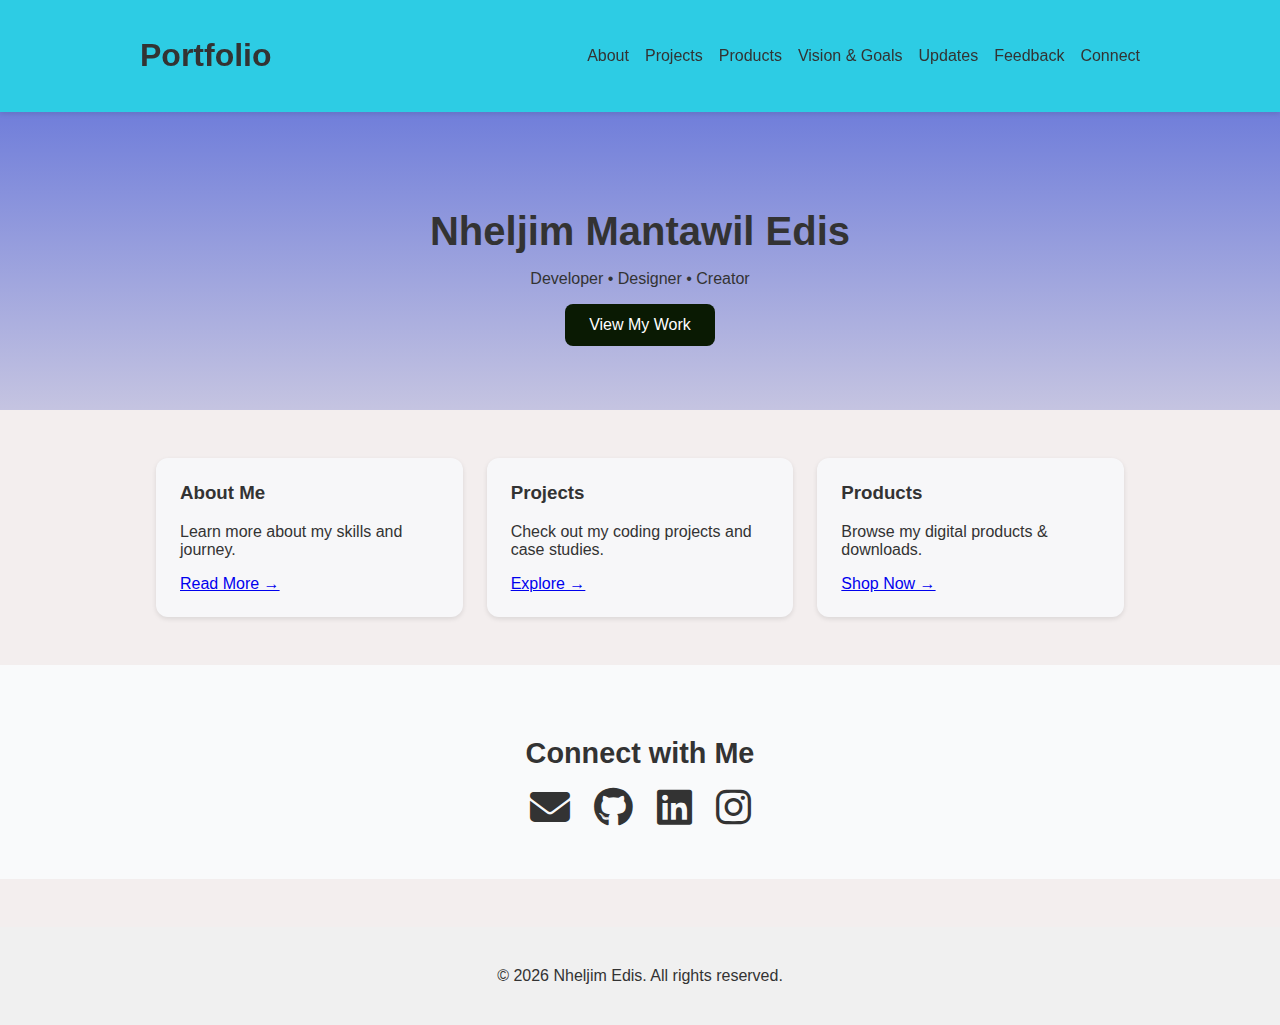
<file: index.html>
<!DOCTYPE html>
<html lang="en">
<head>
  <meta charset="UTF-8">
  <meta name="viewport" content="width=device-width, initial-scale=1.0">
  <title>My Website</title>
  <link rel="stylesheet" href="https://cdnjs.cloudflare.com/ajax/libs/font-awesome/6.4.0/css/all.min.css">
  <link rel="stylesheet" href="style.css">
</head>
<body>
  <header class="header">
    <nav class="nav">
      <h1 class="logo">Portfolio</h1>
      <div class="hamburger">
        <span></span>
        <span></span>
        <span></span>
      </div>
      <ul class="nav-links">
        <li><a href="about.html">About</a></li>
        <li><a href="projects.html">Projects</a></li>
        <li><a href="products.html">Products</a></li>
        <li><a href="vision.html">Vision & Goals</a></li>
        <li><a href="updates.html">Updates</a></li>
        <li><a href="feedback.html">Feedback</a></li>
        <li><a href="connect.html">Connect</a></li>
      </ul>
    </nav>
    <div class="overlay" onclick="toggleMenu()"></div>
  </header>

  <section class="hero">
    <h2>Nheljim Mantawil Edis</h2>
    <p>Developer • Designer • Creator</p>
    <a href="projects.html" class="btn">View My Work</a>
  </section>

  <section class="quick-sections">
    <div class="card">
      <h3>About Me</h3>
      <p>Learn more about my skills and journey.</p>
      <a href="about.html">Read More →</a>
    </div>
    <div class="card">
      <h3>Projects</h3>
      <p>Check out my coding projects and case studies.</p>
      <a href="projects.html">Explore →</a>
    </div>
    <div class="card">
      <h3>Products</h3>
      <p>Browse my digital products & downloads.</p>
      <a href="products.html">Shop Now →</a>
    </div>
  </section>

    <!-- Connect Section -->
  <section class="connect-home">
    <h2>Connect with Me</h2>
    <div class="connect-icons">
      <a href="mailto:edisheljim21@gmail.com.com" title="Email"><i class="fas fa-envelope"></i></a>
      <a href="https://github.com/nheljim21" target="_blank" title="GitHub"><i class="fab fa-github"></i></a>
      <a href="https://linkedin.com/in/nheljim-edis-42075721b/" target="_blank" title="LinkedIn"><i class="fab fa-linkedin"></i></a>
      <a href="https://www.instagram.com/nheljim_/" target="_blank" title="Instagram"><i class="fab fa-instagram"></i></a>
    </div>
  </section>


  <footer class="footer">
    <p>© <span id="year"></span> Nheljim Edis. All rights reserved.</p>
  </footer>

  <script src="script.js"></script>
</body>
</html>
</file>
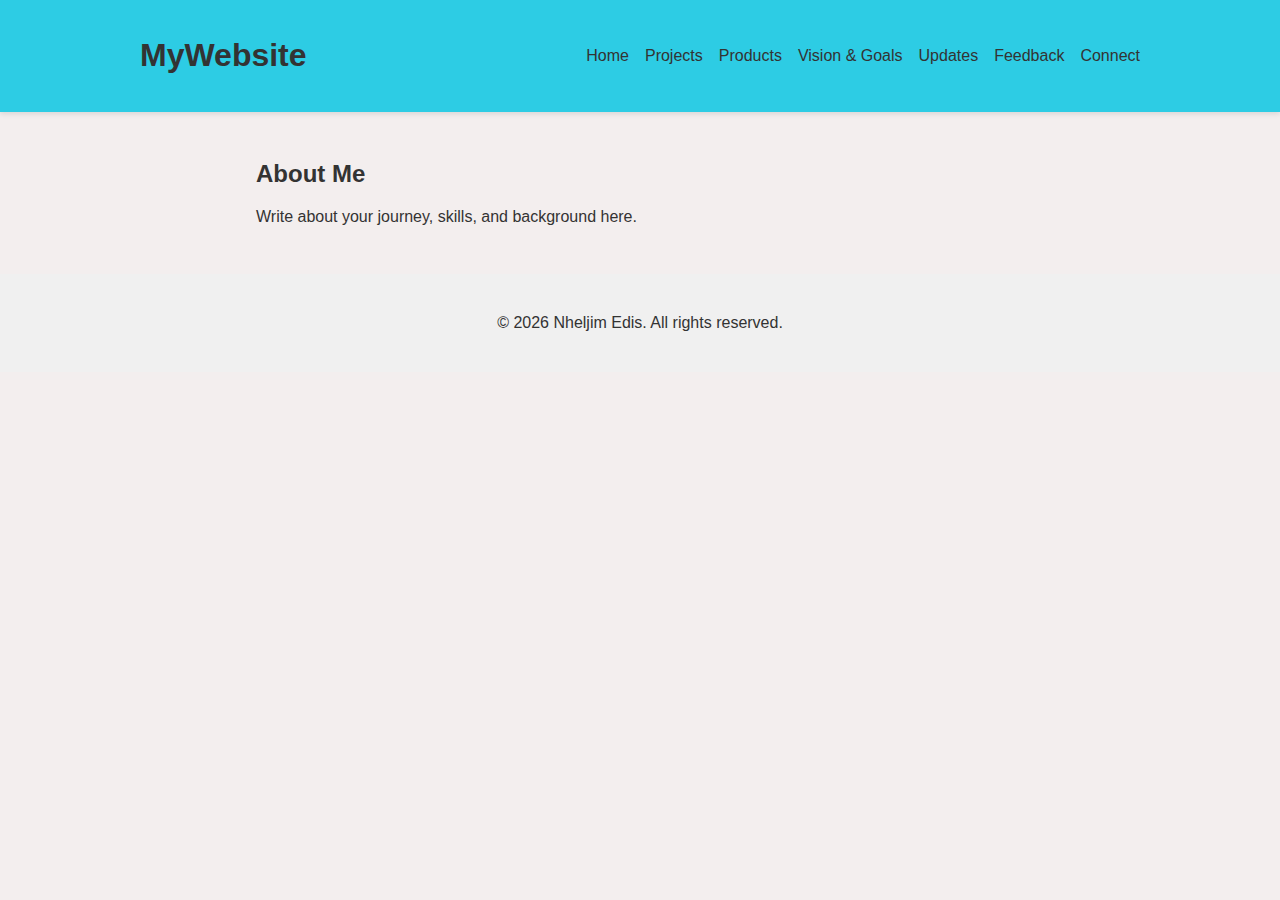
<file: about.html>
<!DOCTYPE html>
<html lang="en">
<head>
  <meta charset="UTF-8">
  <meta name="viewport" content="width=device-width, initial-scale=1.0">
  <title>About Me</title>
  <link rel="stylesheet" href="style.css">
</head>
<body>
  <header class="header">
    <nav class="nav">
      <h1 class="logo">MyWebsite</h1>
      <ul class="nav-links">
        <li><a href="index.html">Home</a></li>
        <li><a href="projects.html">Projects</a></li>
        <li><a href="products.html">Products</a></li>
        <li><a href="vision.html">Vision & Goals</a></li>
        <li><a href="updates.html">Updates</a></li>
        <li><a href="feedback.html">Feedback</a></li>
        <li><a href="connect.html">Connect</a></li>
      </ul>
    </nav>
  </header>

  <main class="page">
    <h2>About Me</h2>
    <p>Write about your journey, skills, and background here.</p>
  </main>

  <footer class="footer">
    <p>© <span id="year"></span> Nheljim Edis. All rights reserved.</p>
  </footer>
  <script src="script.js"></script>
</body>
</html>
</file>
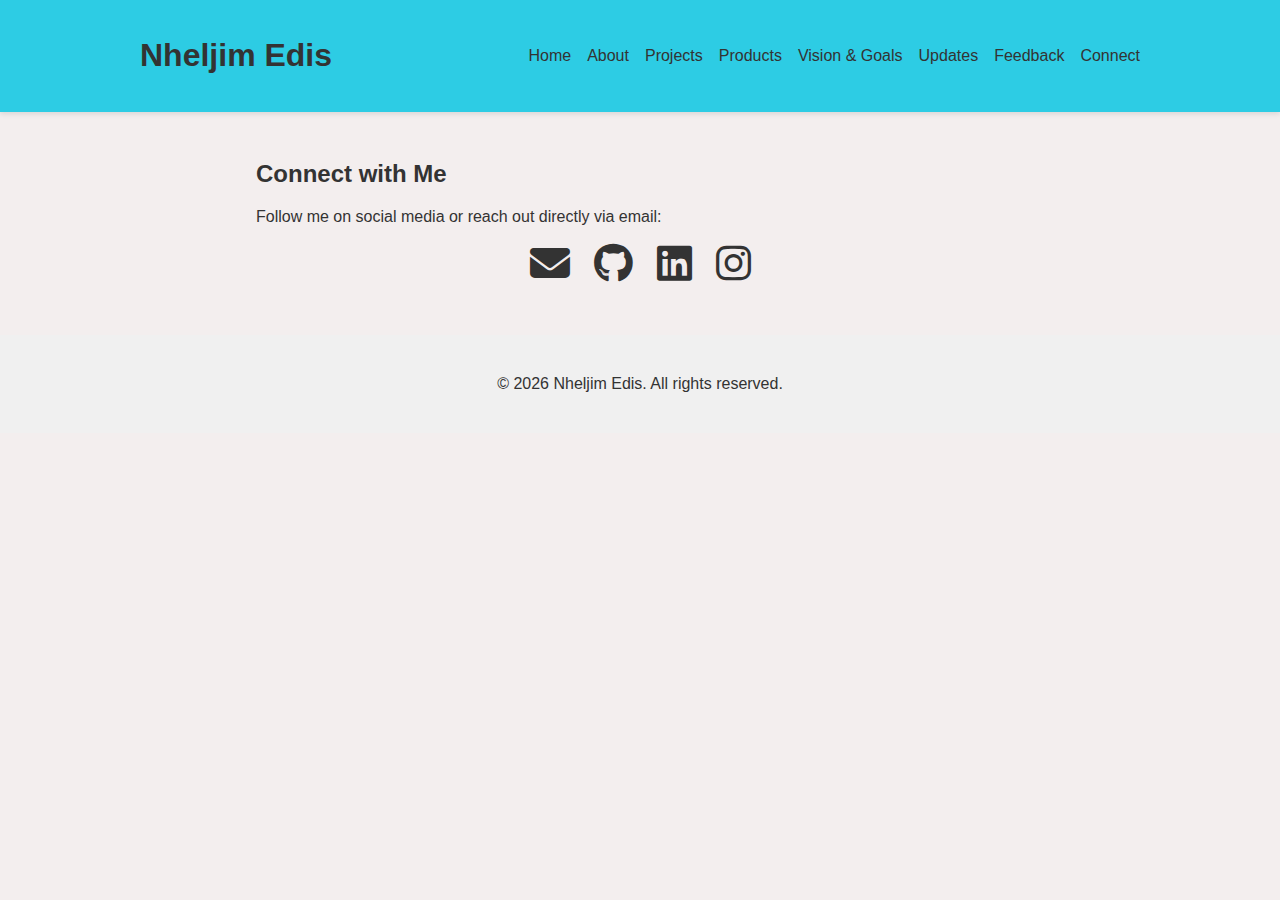
<file: connect.html>
<!DOCTYPE html>
<html lang="en">
<head>
  <meta charset="UTF-8">
  <meta name="viewport" content="width=device-width, initial-scale=1.0">
  <title>Connect</title>
  <link rel="stylesheet" href="https://cdnjs.cloudflare.com/ajax/libs/font-awesome/6.4.0/css/all.min.css">
  <link rel="stylesheet" href="style.css">
</head>
<body>
  <header class="header">
    <nav class="nav">
      <h1 class="logo">Nheljim Edis</h1>
      <ul class="nav-links">
        <li><a href="index.html">Home</a></li>
        <li><a href="about.html">About</a></li>
        <li><a href="projects.html">Projects</a></li>
        <li><a href="products.html">Products</a></li>
        <li><a href="vision.html">Vision & Goals</a></li>
        <li><a href="updates.html">Updates</a></li>
        <li><a href="feedback.html">Feedback</a></li>
        <li><a href="connect.html">Connect</a></li>
      </ul>
    </nav>
  </header>

  <main class="page">
    <h2>Connect with Me</h2>
    <p>Follow me on social media or reach out directly via email:</p>

    <div class="connect-icons">
      <a href="mailto:edisnheljim21@gmail.com.com" title="Email"><i class="fas fa-envelope"></i></a>
      <a href="https://github.com/nheljim21" target="_blank" title="GitHub"><i class="fab fa-github"></i></a>
      <a href="https://linkedin.com/in/nheljim-edis-42075721b/" target="_blank" title="LinkedIn"><i class="fab fa-linkedin"></i></a>
      <a href="https://www.instagram.com/nheljim_/" target="_blank" title="Instagram"><i class="fab fa-instagram"></i></a>
    </div>
  </main>
  
  <footer class="footer">
    <p>© <span id="year"></span> Nheljim Edis. All rights reserved.</p>
  </footer>
  <script src="script.js"></script>
</body>
</html>
</file>
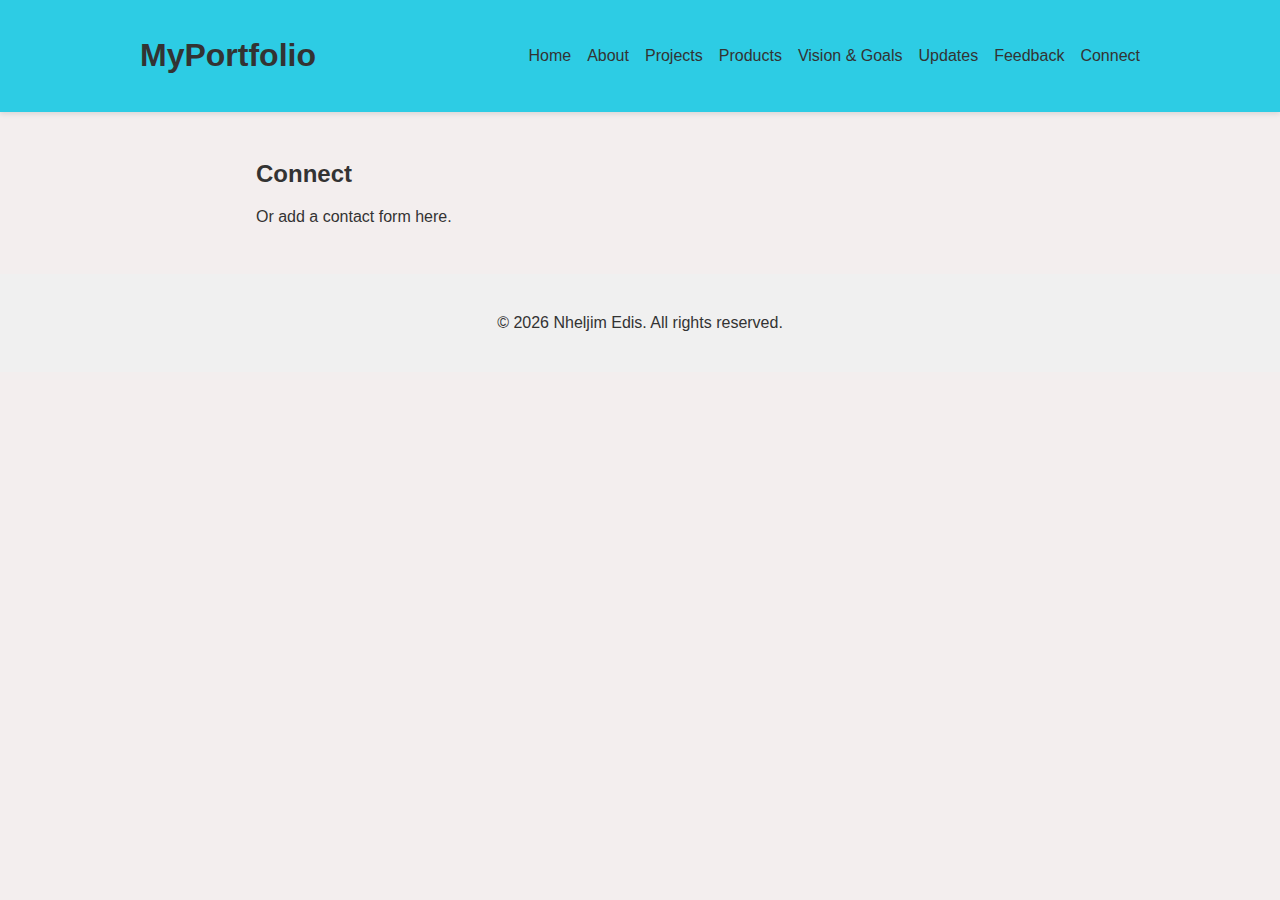
<file: contact.html>
<!DOCTYPE html>
<html lang="en">
<head>
  <meta charset="UTF-8">
  <meta name="viewport" content="width=device-width, initial-scale=1.0">
  <title>Connect</title>
  <link rel="stylesheet" href="style.css">
</head>
<body>
  <header class="header">
    <nav class="nav">
      <h1 class="logo">MyPortfolio</h1>
      <ul class="nav-links">
        <li><a href="index.html">Home</a></li>
        <li><a href="about.html">About</a></li>
        <li><a href="projects.html">Projects</a></li>
        <li><a href="products.html">Products</a></li>
        <li><a href="vision.html">Vision & Goals</a></li>
        <li><a href="updates.html">Updates</a></li>
        <li><a href="feedback.html">Feedback</a></li>
        <li><a href="connect.html">Connect</a></li>
      </ul>
    </nav>
  </header>

  <main class="page">
    <h2>Connect</h2>
    <p><a href="mailto:edisnheljim21@gmail.com" class="email" title="Email"><i class="fas fa-envelope"></i></a></p>
    <p>Or add a contact form here.</p>
  </main>

  <footer class="footer">
    <p>© <span id="year"></span> Nheljim Edis. All rights reserved.</p>
  </footer>
  <script src="script.js"></script>
</body>
</html>
</file>
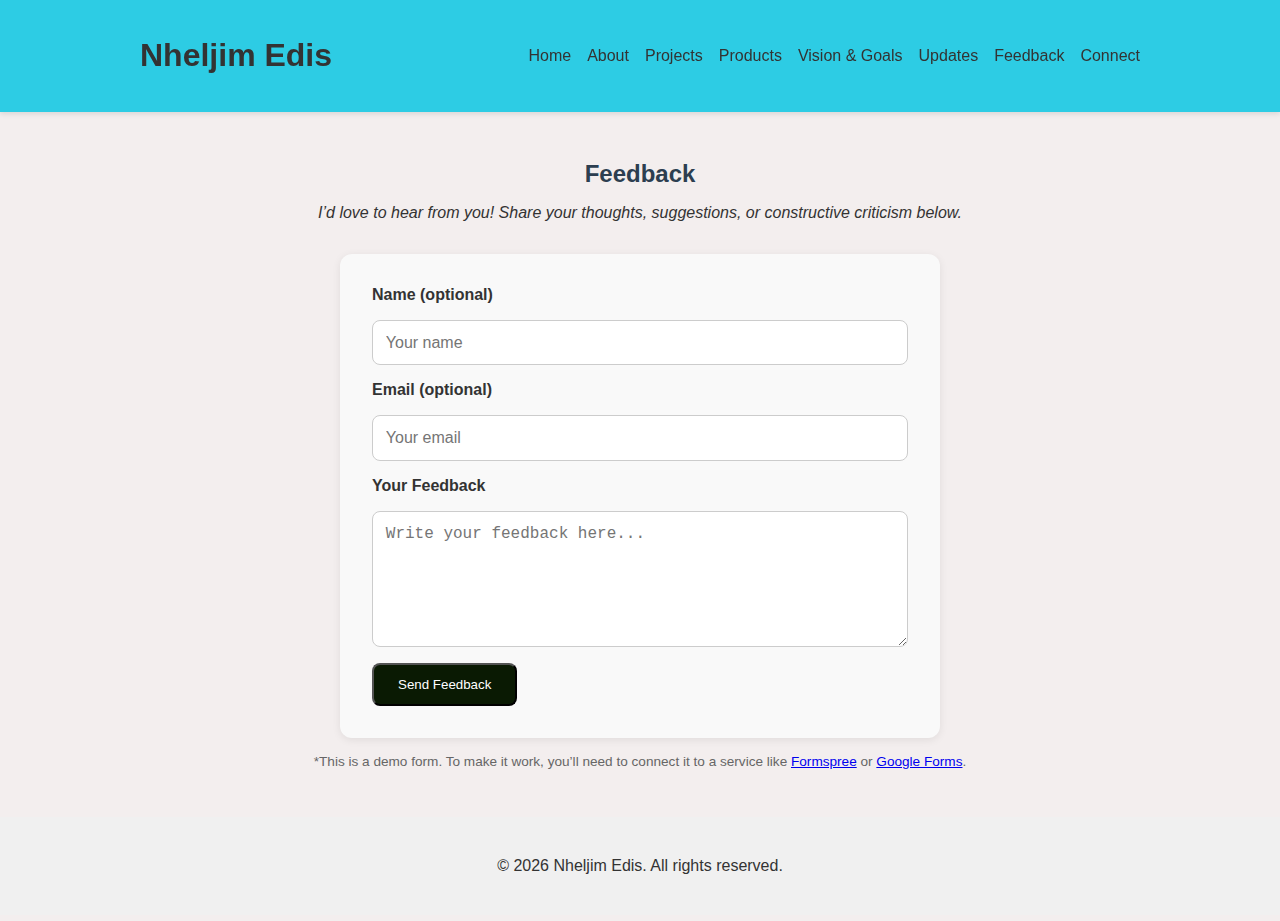
<file: feedback.html>
<!DOCTYPE html>
<html lang="en">
<head>
  <meta charset="UTF-8">
  <meta name="viewport" content="width=device-width, initial-scale=1.0">
  <title>Feedback</title>
  <link rel="stylesheet" href="style.css">
</head>
<body>
  <header class="header">
    <nav class="nav">
      <h1 class="logo">Nheljim Edis</h1>
      <div class="hamburger" onclick="toggleMenu()">☰</div>
      <ul class="nav-links">
        <li><a href="index.html">Home</a></li>
        <li><a href="about.html">About</a></li>
        <li><a href="projects.html">Projects</a></li>
        <li><a href="products.html">Products</a></li>
        <li><a href="vision.html">Vision & Goals</a></li>
        <li><a href="updates.html">Updates</a></li>
        <li><a href="feedback.html">Feedback</a></li>
        <li><a href="connect.html">Connect</a></li>
      </ul>
    </nav>
  </header>

  <main class="page feedback-page">
    <h2>Feedback</h2>
    <p class="intro">I’d love to hear from you! Share your thoughts, suggestions, or constructive criticism below.</p>

    <form class="feedback-form">
      <label for="name">Name (optional)</label>
      <input type="text" id="name" name="name" placeholder="Your name">

      <label for="email">Email (optional)</label>
      <input type="email" id="email" name="email" placeholder="Your email">

      <label for="message">Your Feedback</label>
      <textarea id="message" name="message" rows="6" placeholder="Write your feedback here..." required></textarea>

      <button type="submit" class="btn">Send Feedback</button>
    </form>

    <p class="note">*This is a demo form. To make it work, you’ll need to connect it to a service like <a href="https://formspree.io/" target="_blank">Formspree</a> or <a href="https://forms.google.com/" target="_blank">Google Forms</a>.</p>
  </main>

  <footer class="footer">
    <p>© <span id="year"></span> Nheljim Edis. All rights reserved.</p>
  </footer>
  <script src="script.js"></script>
</body>
</html>
</file>
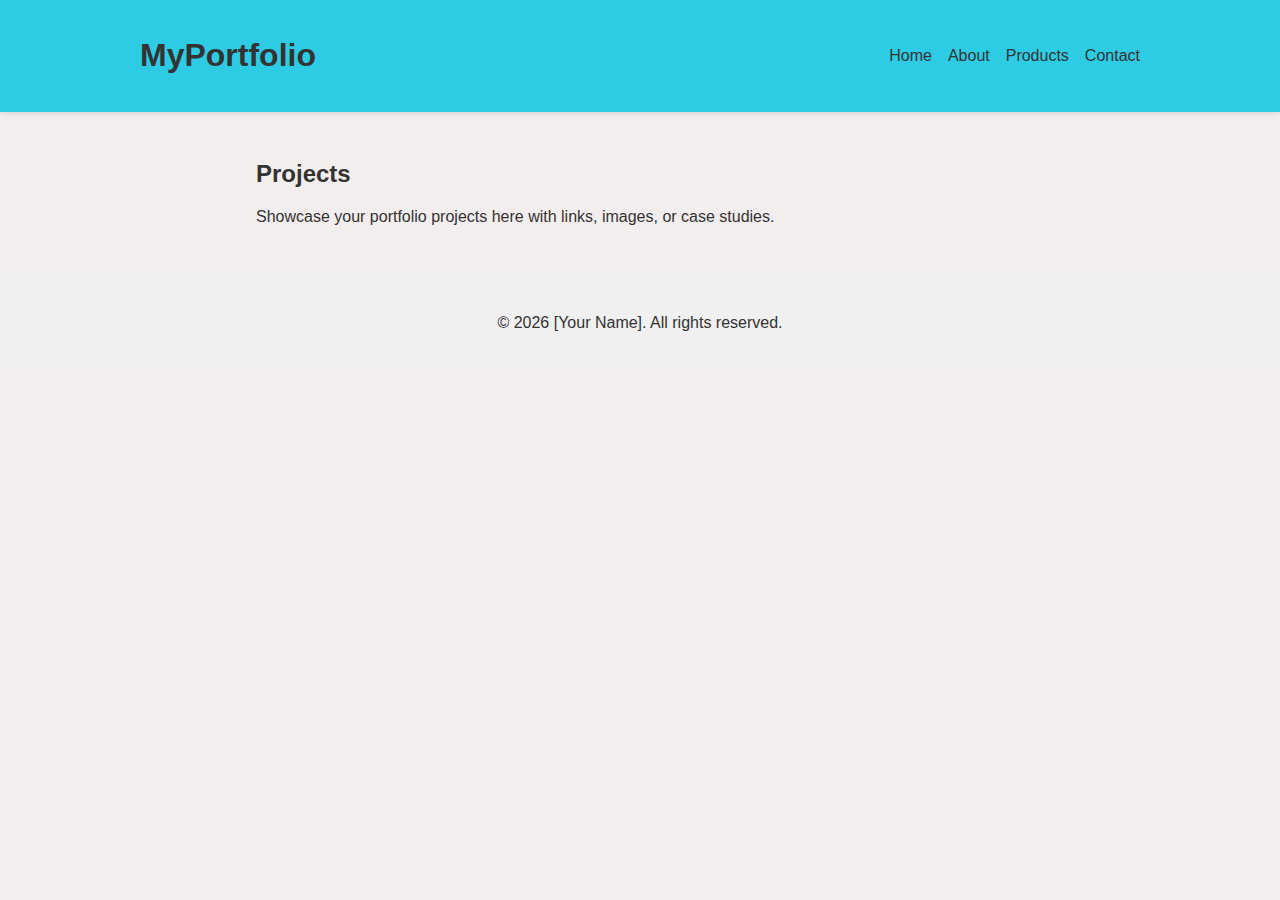
<file: projects.html>
<!DOCTYPE html>
<html lang="en">
<head>
  <meta charset="UTF-8">
  <meta name="viewport" content="width=device-width, initial-scale=1.0">
  <title>Projects</title>
  <link rel="stylesheet" href="style.css">
</head>
<body>
  <header class="header">
    <nav class="nav">
      <h1 class="logo">MyPortfolio</h1>
      <ul class="nav-links">
        <li><a href="index.html">Home</a></li>
        <li><a href="about.html">About</a></li>
        <li><a href="products.html">Products</a></li>
        <li><a href="contact.html">Contact</a></li>
      </ul>
    </nav>
  </header>

  <main class="page">
    <h2>Projects</h2>
    <p>Showcase your portfolio projects here with links, images, or case studies.</p>
  </main>

  <footer class="footer">
    <p>© <span id="year"></span> [Your Name]. All rights reserved.</p>
  </footer>
  <script src="script.js"></script>
</body>
</html>
</file>
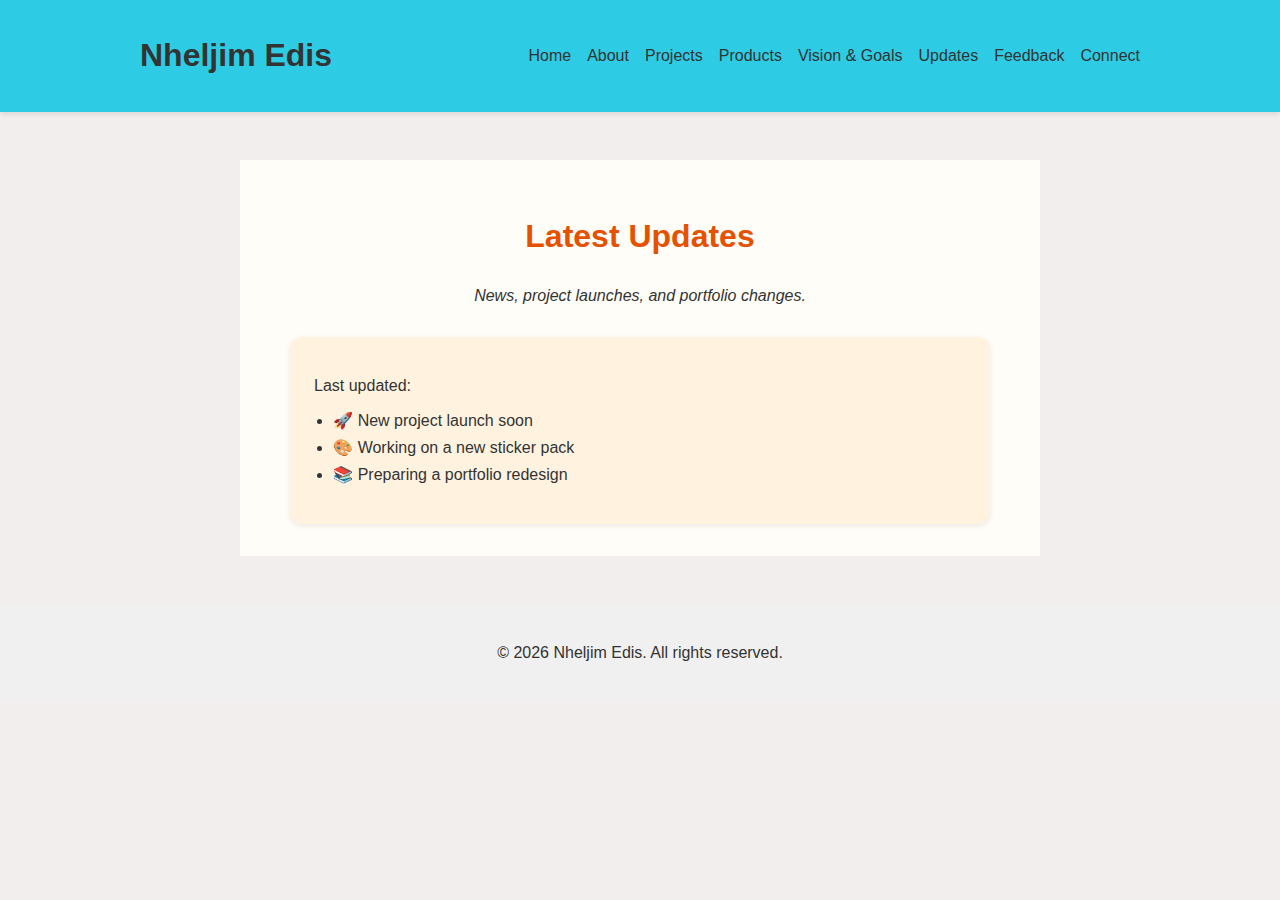
<file: updates.html>
<!DOCTYPE html>
<html lang="en">
<head>
  <meta charset="UTF-8">
  <meta name="viewport" content="width=device-width, initial-scale=1.0">
  <title>Updates</title>
  <link rel="stylesheet" href="style.css">
</head>
<body>
  <header class="header">
    <nav class="nav">
      <h1 class="logo">Nheljim Edis</h1>
      <div class="hamburger" onclick="toggleMenu()">☰</div>
      <ul class="nav-links">
        <li><a href="index.html">Home</a></li>
        <li><a href="about.html">About</a></li>
        <li><a href="projects.html">Projects</a></li>
        <li><a href="products.html">Products</a></li>
        <li><a href="vision.html">Vision & Goals</a></li>
        <li><a href="updates.html">Updates</a></li>
        <li><a href="feedback.html">Feedback</a></li>
        <li><a href="connect.html">Connect</a></li>
      </ul>
    </nav>
  </header>

  <main class="page updates-page">
    <h2>Latest Updates</h2>
    <p class="intro">News, project launches, and portfolio changes.</p>

    <section class="update-list">
      <p>Last updated: <span id="update-date"></span></p>
      <ul>
        <li>🚀 New project launch soon</li>
        <li>🎨 Working on a new sticker pack</li>
        <li>📚 Preparing a portfolio redesign</li>
      </ul>
    </section>
  </main>

  <footer class="footer">
    <p>© <span id="year"></span> Nheljim Edis. All rights reserved.</p>
  </footer>
  <script src="script.js"></script>
</body>
</html>
</file>
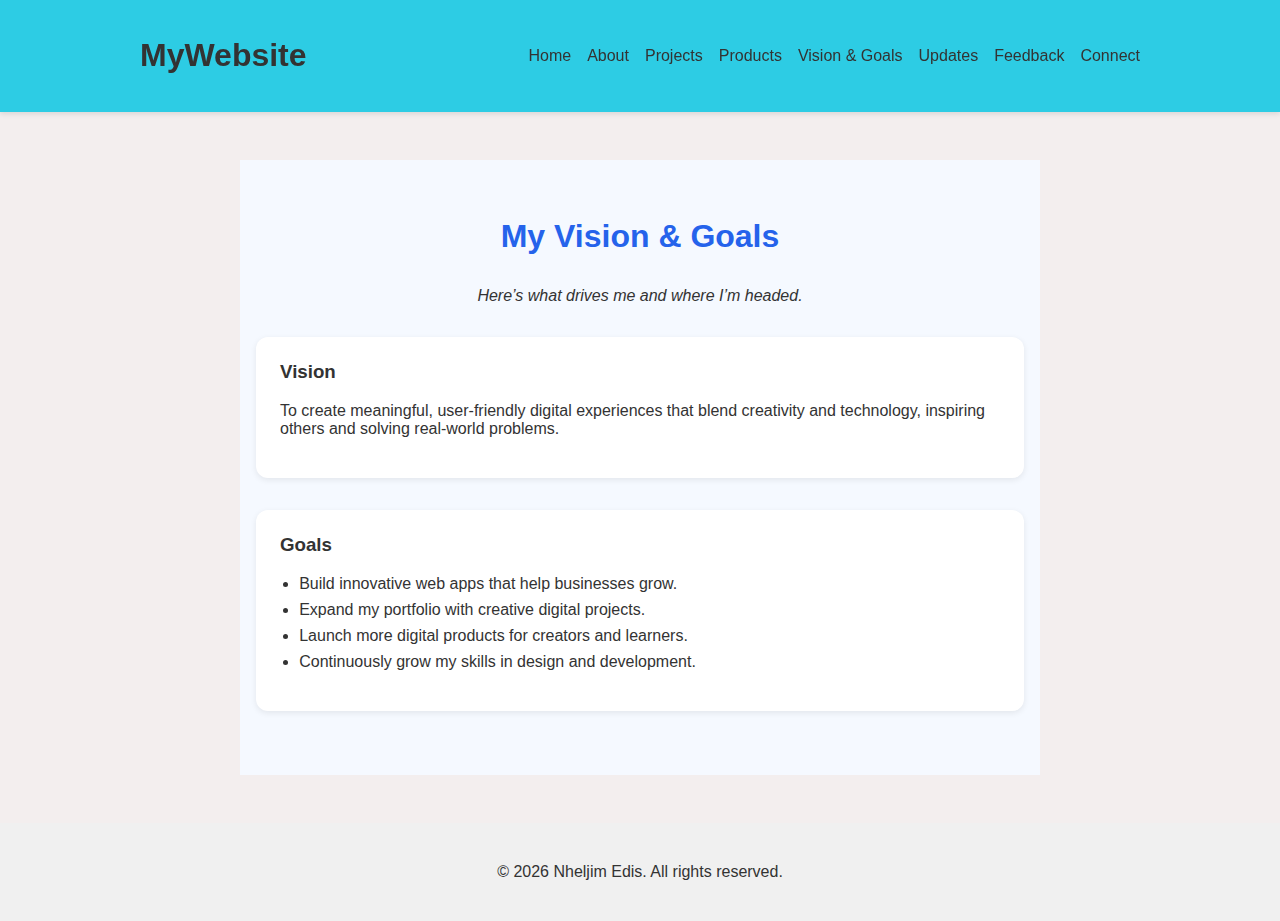
<file: vision.html>
<!DOCTYPE html>
<html lang="en">
<head>
  <meta charset="UTF-8">
  <meta name="viewport" content="width=device-width, initial-scale=1.0">
  <title>Vision & Goals</title>
  <link rel="stylesheet" href="style.css">
</head>
<body>
  <header class="header">
    <nav class="nav">
      <h1 class="logo">MyWebsite</h1>
      <ul class="nav-links">
        <li><a href="index.html">Home</a></li>
        <li><a href="about.html">About</a></li>
        <li><a href="projects.html">Projects</a></li>
        <li><a href="products.html">Products</a></li>
        <li><a href="vision.html">Vision & Goals</a></li>
        <li><a href="updates.html">Updates</a></li>
        <li><a href="feedback.html">Feedback</a></li>
        <li><a href="connect.html">Connect</a></li>
      </ul>
    </nav>
  </header>

  <main class="page vision-page">
    <h2>My Vision & Goals</h2>
    <p class="intro">Here’s what drives me and where I’m headed.</p>

    <section class="vision-section">
      <h3>Vision</h3>
      <p>To create meaningful, user-friendly digital experiences that blend creativity and technology, inspiring others and solving real-world problems.</p>
    </section>

    <section class="vision-section">
      <h3>Goals</h3>
      <ul>
        <li>Build innovative web apps that help businesses grow.</li>
        <li>Expand my portfolio with creative digital projects.</li>
        <li>Launch more digital products for creators and learners.</li>
        <li>Continuously grow my skills in design and development.</li>
      </ul>
    </section>
  </main>

  <footer class="footer">
    <p>© <span id="year"></span> Nheljim Edis. All rights reserved.</p>
  </footer>
  <script src="script.js"></script>
</body>
</html>
</file>
<file: style.css>
/* ============================
   1. GLOBAL RESET & BASE
   ============================ */
* {
  box-sizing: border-box; /* predictable sizing */
}
body {
  font-family: Arial, sans-serif;
  margin: 0;
  padding: 0;
  background: #f3eeee;
  color: #333;
  overflow-x: hidden; /* prevent horizontal scroll */
}

/* ============================
   2. HEADER & NAVIGATION
   ============================ */
.header {
  background: #2dcce4;
  padding: 1rem;
  box-shadow: 0 2px 5px rgba(0,0,0,0.1);
  position: sticky;
  top: 0;
  z-index: 1200;
}
.nav {
  max-width: 1000px;
  margin: auto;
  display: flex;
  justify-content: space-between;
  align-items: center;
}
.nav-links {
  list-style: none;
  display: flex;
  gap: 1rem;
  margin: 0;
  padding: 0;
}
.nav-links a {
  text-decoration: none;
  color: #333;
  font-weight: normal;
}
.nav-links li a:hover {
  color: #0077ff;
}
/* Hamburger container */
.hamburger {
  width: 32px;
  height: 24px;
  position: relative;
  display: none; /* hidden by default */
  cursor: pointer;
  z-index: 1300;
}
.hamburger span {
  position: absolute;
  left: 0;
  right: 0;
  height: 3px;
  background: #030303;
  border-radius: 2px;
  transition: transform 0.25s ease, top 0.25s ease, opacity 0.2s ease;
  transform-origin: center;
}
.hamburger span:nth-child(1) { top: 4px; }
.hamburger span:nth-child(2) { top: 49%; transform: translateY(-45%); }
.hamburger span:nth-child(3) { bottom: 3.7px; }

/* Active → becomes an X */
.hamburger.active span:nth-child(1) {
  top: 50%;
  transform: translateY(-50%) rotate(45deg);
}
.hamburger.active span:nth-child(2) {
  opacity: 0;
}
.hamburger.active span:nth-child(3) {
  top: 50%;
  bottom: auto;
  transform: translateY(-50%) rotate(-45deg);
}

/* ============================
   3. HERO + QUICK SECTIONS
   ============================ */
.hero {
  text-align: center;
  padding: 4rem 1rem;
  background: linear-gradient(#707eda, #c5c4e1);
}
.hero h2 {
  font-size: 2.5rem;
  margin-bottom: 1rem;
}
.btn {
  display: inline-block;
  padding: 0.75rem 1.5rem;
  background: #0a1a03;
  color: #fff;
  border-radius: 8px;
  text-decoration: none;
}
.quick-sections {
  display: grid;
  gap: 1.5rem;
  max-width: 1000px;
  margin: 3rem auto;
  padding: 0 1rem;
  grid-template-columns: repeat(auto-fit, minmax(250px, 1fr));
}
.card {
  background: #f7f7f9;
  padding: 1.5rem;
  border-radius: 12px;
  box-shadow: 0 2px 5px rgba(0,0,0,0.1);
}
.card h3 { margin-top: 0; }

/* ============================
   4. FOOTER
   ============================ */
.footer {
  text-align: center;
  padding: 1.5rem;
  background: #f0f0f0;
  margin-top: 3rem;
}
.page {
  max-width: 800px;
  margin: 3rem auto;
  padding: 0 1rem;
}

/* ============================
   5. PAGE-SPECIFIC STYLES
   ============================ */

/* ============================
   ABOUT PAGE
   ============================ */
.about-page {
  background: #f9f9f9;
  padding: 2rem 1rem;
}
.about-page h2 {
  text-align: center;
  margin-bottom: 2rem;
  font-size: 2rem;
  color: #2563eb;
}
.about-page .intro {
  text-align: center;
  font-style: italic;
  margin-bottom: 2rem;
}
.about-section {
  background: #fff;
  padding: 1.5rem;
  border-radius: 12px;
  box-shadow: 0 2px 6px rgba(0,0,0,0.08);
  margin-bottom: 2rem;
}
.about-section h3 { margin-top: 0; color: #333; }
.about-section p { margin-bottom: 1rem; }

/* ============================
   PROJECTS PAGE
   ============================ */
.projects-page {
  background: #f0f4f8;
  padding: 2rem 1rem;
}
.projects-page h2 {
  text-align: center;
  margin-bottom: 2rem;
  font-size: 2rem;
  color: #2563eb;
}
.project-grid {
  display: grid;
  grid-template-columns: repeat(auto-fit, minmax(250px, 1fr));
  gap: 1.5rem;
  max-width: 1000px;
  margin: auto;
  padding: 0 1rem;
}
.project-card {
  background: #fff;
  padding: 1.5rem;
  border-radius: 12px;
  box-shadow: 0 2px 5px rgba(0,0,0,0.1);
  text-align: center;
}
.project-card h3 { margin-top: 0; color: #333; }
.project-card p { margin-bottom: 1rem; }

/* ============================
   PRODUCTS PAGE
   ============================ */
.products-page {
  background: #f9f9f9;
  padding: 2rem 1rem;
}
.products-page h2 {
  text-align: center;
  margin-bottom: 2rem;
  font-size: 2rem;
  color: #2563eb;
}
.product-grid {
  display: grid;
  grid-template-columns: repeat(auto-fit, minmax(200px, 1fr));
  gap: 1.5rem;
  max-width: 1000px;
  margin: auto;
  padding: 0 1rem;
}
.product-card {
  background: #fff;
  padding: 1rem;
  border-radius: 12px;
  box-shadow: 0 2px 5px rgba(0,0,0,0.1);
  text-align: center;
}
.product-card img {
  max-width: 100%;
  border-radius: 8px;
  margin-bottom: 0.5rem;
}
.product-card a {
  display: inline-block;
  margin-top: 0.5rem;
  color: #2563eb;
  text-decoration: none;
  font-weight: bold;
}
.product-card a:hover { 
   text-decoration: underline; 
}
.preview-img1 {
  max-width: 100%;
  height: auto;
}

/* Updates Page */
.updates-page {
  background: #fffdf7;
  padding: 2rem 1rem;
}
.updates-page h2 {
  text-align: center;
  margin-bottom: 2rem;
  font-size: 2rem;
  color: #e65100;
}
.updates-page .intro {
  text-align: center;
  font-style: italic;
  margin-bottom: 2rem;
}
.update-list {
  background: #fff3e0;
  padding: 1.5rem;
  border-radius: 12px;
  box-shadow: 0 2px 6px rgba(0,0,0,0.08);
  max-width: 700px;
  margin: auto;
}
.update-list ul { padding-left: 1.2rem; }
.update-list li { margin-bottom: 0.5rem; }

/* Feedback Page */
.feedback-page h2 {
  text-align: center;
  margin-bottom: 1rem;
  color: #2c3e50;
}
.feedback-page .intro {
  text-align: center;
  margin-bottom: 2rem;
  font-style: italic;
}
.feedback-form {
  max-width: 600px;
  margin: auto;
  display: flex;
  flex-direction: column;
  gap: 1rem;
  background: #f9f9f9;
  padding: 2rem;
  border-radius: 12px;
  box-shadow: 0 2px 8px rgba(0,0,0,0.08);
}
.feedback-form label { font-weight: bold; }
.feedback-form input,
.feedback-form textarea {
  padding: 0.8rem;
  border: 1px solid #ccc;
  border-radius: 8px;
  font-size: 1rem;
  width: 100%;
}
.feedback-form button {
  align-self: flex-start;
}
.feedback-page .note {
  margin-top: 1rem;
  font-size: 0.85rem;
  color: #666;
  text-align: center;
}

/* Vision Page */
.vision-page {
  background: #f5f9ff;
  padding: 2rem 1rem;
}
.vision-page h2 {
  text-align: center;
  margin-bottom: 2rem;
  font-size: 2rem;
  color: #2563eb;
}
.vision-page .intro {
  text-align: center;
  font-style: italic;
  margin-bottom: 2rem;
}
.vision-section {
  background: #fff;
  padding: 1.5rem;
  border-radius: 12px;
  box-shadow: 0 2px 6px rgba(0,0,0,0.08);
  margin-bottom: 2rem;
}
.vision-section h3 { margin-top: 0; color: #333; }
.vision-section ul { padding-left: 1.2rem; }
.vision-section li { margin-bottom: 0.5rem; }
.updates { background: #e3f2fd; }

/* Connect Page */
.connect-page {
  text-align: center;
  padding: 2rem 1rem;
}
.connect-home {
  text-align: center;
  padding: 3rem 1rem;
  background: #f9fafb;
}
.connect-home h2 {
  font-size: 1.8rem;
  margin-bottom: 1rem;
}
.connect-icons {
  display: flex;
  justify-content: center;
  align-items: center;
  gap: 1.5rem;
  margin-top: 1rem;
}
.connect-icons a {
  font-size: 2.5rem;
  color: #333;
  transition: color 0.3s, transform 0.2s;
}
.connect-icons a:hover {
  color: #2563eb;
  transform: scale(1.2);
}
.connect-page .connect-icons {
  justify-content: center;
  gap: 1.2rem;
  margin: 1rem 0;
  font-size: 2rem;
}

/* ============================
   6. RESPONSIVE STYLES
   ============================ */
@media (max-width: 768px) {
  /* Show hamburger only on small screens */
  .hamburger {
    display: flex;
  }
  .nav-links {
    flex-direction: column;
    background: #ffffff;
    position: fixed;
    top: 0;
    right: -250px; /* hidden */
    height: 100%;
    width: 250px;
    align-items: flex-start;
    gap: 2.5rem;
    padding: 2rem 1rem;
    transition: right 0.3s ease;
    box-shadow: -2px 0 8px rgba(0,0,0,0.12);
    z-index: 1000;
  }
  .nav-links.active {
    right: 0;
  }
  .nav-links a {
    padding: 0.9rem 0;
    border-bottom: 1px solid #eee;
  }
  .nav-links a:last-child {
    border-bottom: none;
  }
  .overlay {
    display: none;
    position: fixed;
    inset: 0;
    background: rgba(0,0,0,0.35);
    z-index: 999;
  }
  .overlay.active { display: block; }

  /* Hero */
  .hero { padding: 2.5rem 1rem; }
  .hero h2 { font-size: 1.8rem; }

  /* Quick Sections */
  .quick-sections { grid-template-columns: 1fr; gap: 1rem; }

  /* Product Grid */
  .product-grid { grid-template-columns: 1fr; }

  /* Connect icons smaller */
  .connect-icons { justify-content: center; gap: 1rem; }
  .connect-icons a { font-size: 2rem; }

  /* Page content spacing */
  .page { padding: 1rem; }
}
</file>
